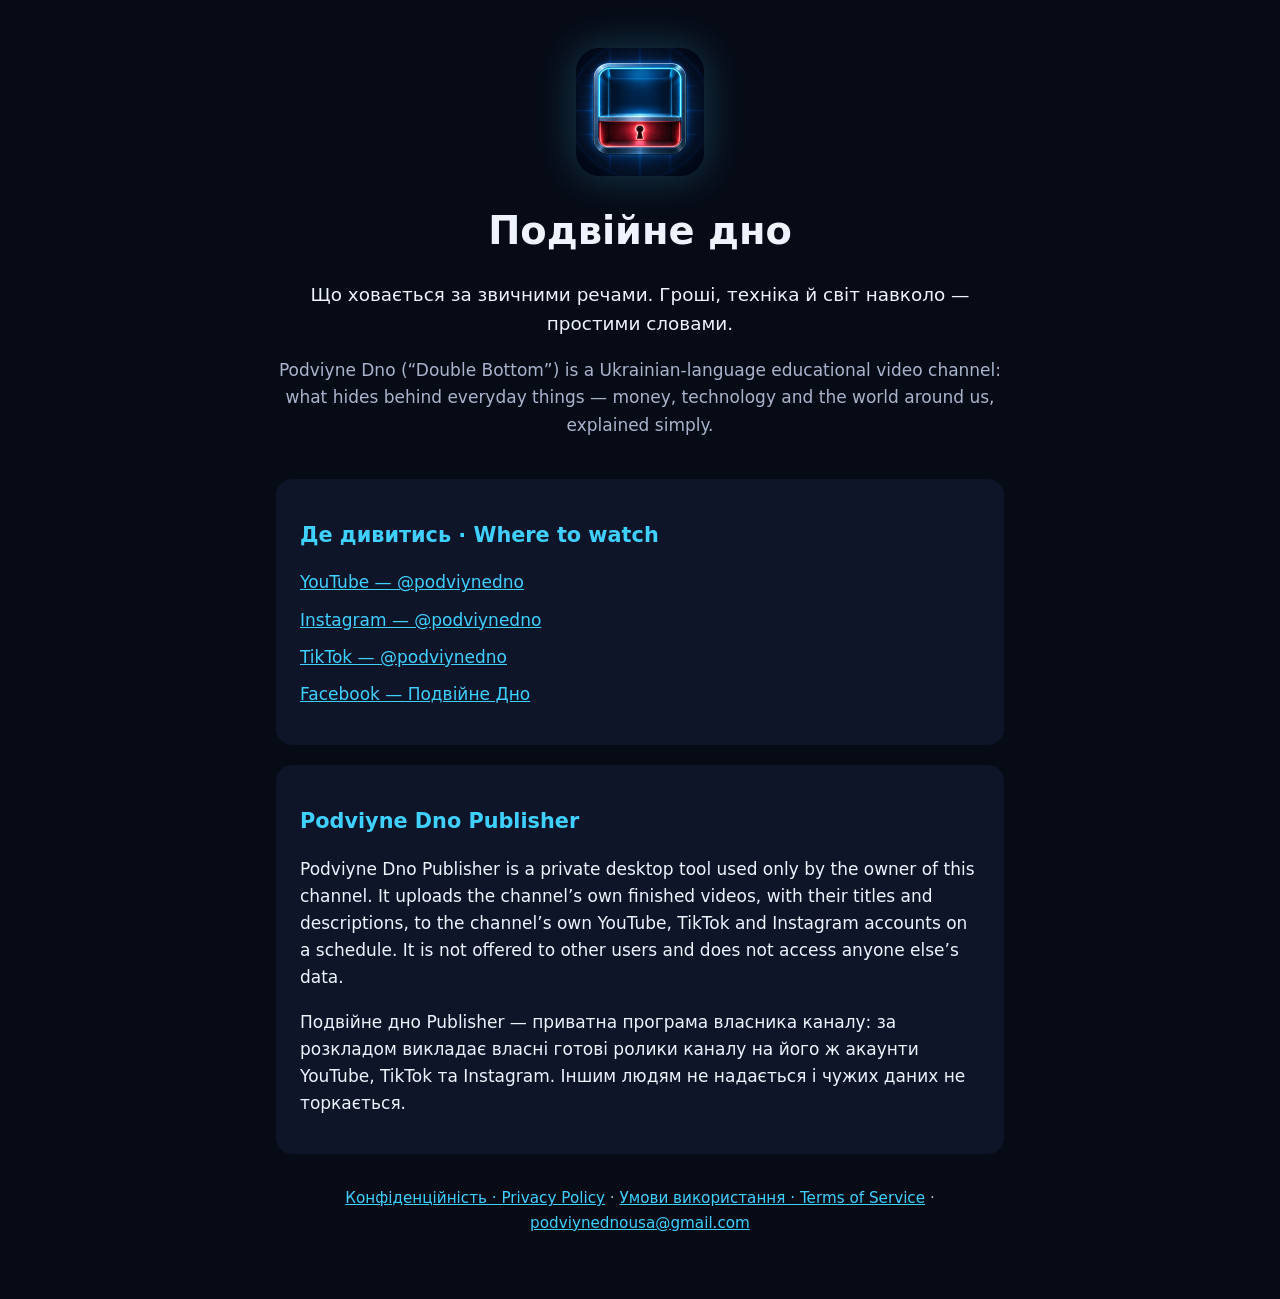
<file: index.html>
<!doctype html>
<html lang="uk">
<head>
<meta charset="utf-8">
<meta name="viewport" content="width=device-width, initial-scale=1">
<title>Подвійне дно — Podviyne Dno</title>
<meta name="description" content="Подвійне дно — що ховається за звичними речами. Гроші, техніка й світ навколо — простими словами.">
<link rel="icon" href="logo.png">
<link rel="stylesheet" href="style.css">
</head>
<body>
<main>
  <header class="hero">
    <img src="logo.png" alt="Подвійне дно" width="128" height="128">
    <h1>Подвійне дно</h1>
    <p class="tag">Що ховається за звичними речами. Гроші, техніка й світ навколо — простими словами.</p>
    <p class="en">Podviyne Dno (“Double Bottom”) is a Ukrainian-language educational video channel: what hides behind
      everyday things — money, technology and the world around us, explained simply.</p>
  </header>

  <section>
    <h2>Де дивитись · Where to watch</h2>
    <ul class="links">
      <li><a href="https://www.youtube.com/@podviynedno">YouTube — @podviynedno</a></li>
      <li><a href="https://www.instagram.com/podviynedno">Instagram — @podviynedno</a></li>
      <li><a href="https://www.tiktok.com/@podviynedno">TikTok — @podviynedno</a></li>
      <li><a href="https://www.facebook.com/podviynedno">Facebook — Подвійне Дно</a></li>
    </ul>
  </section>

  <section>
    <h2>Podviyne Dno Publisher</h2>
    <p>Podviyne Dno Publisher is a private desktop tool used only by the owner of this channel. It uploads the
      channel’s own finished videos, with their titles and descriptions, to the channel’s own YouTube, TikTok and
      Instagram accounts on a schedule. It is not offered to other users and does not access anyone else’s data.</p>
    <p>Подвійне дно Publisher — приватна програма власника каналу: за розкладом викладає власні готові ролики
      каналу на його ж акаунти YouTube, TikTok та Instagram. Іншим людям не надається і чужих даних не торкається.</p>
  </section>

  <footer>
    <a href="privacy.html">Конфіденційність · Privacy Policy</a> ·
    <a href="terms.html">Умови використання · Terms of Service</a> ·
    <a href="mailto:podviynednousa@gmail.com">podviynednousa@gmail.com</a>
  </footer>
</main>
</body>
</html>
</file>
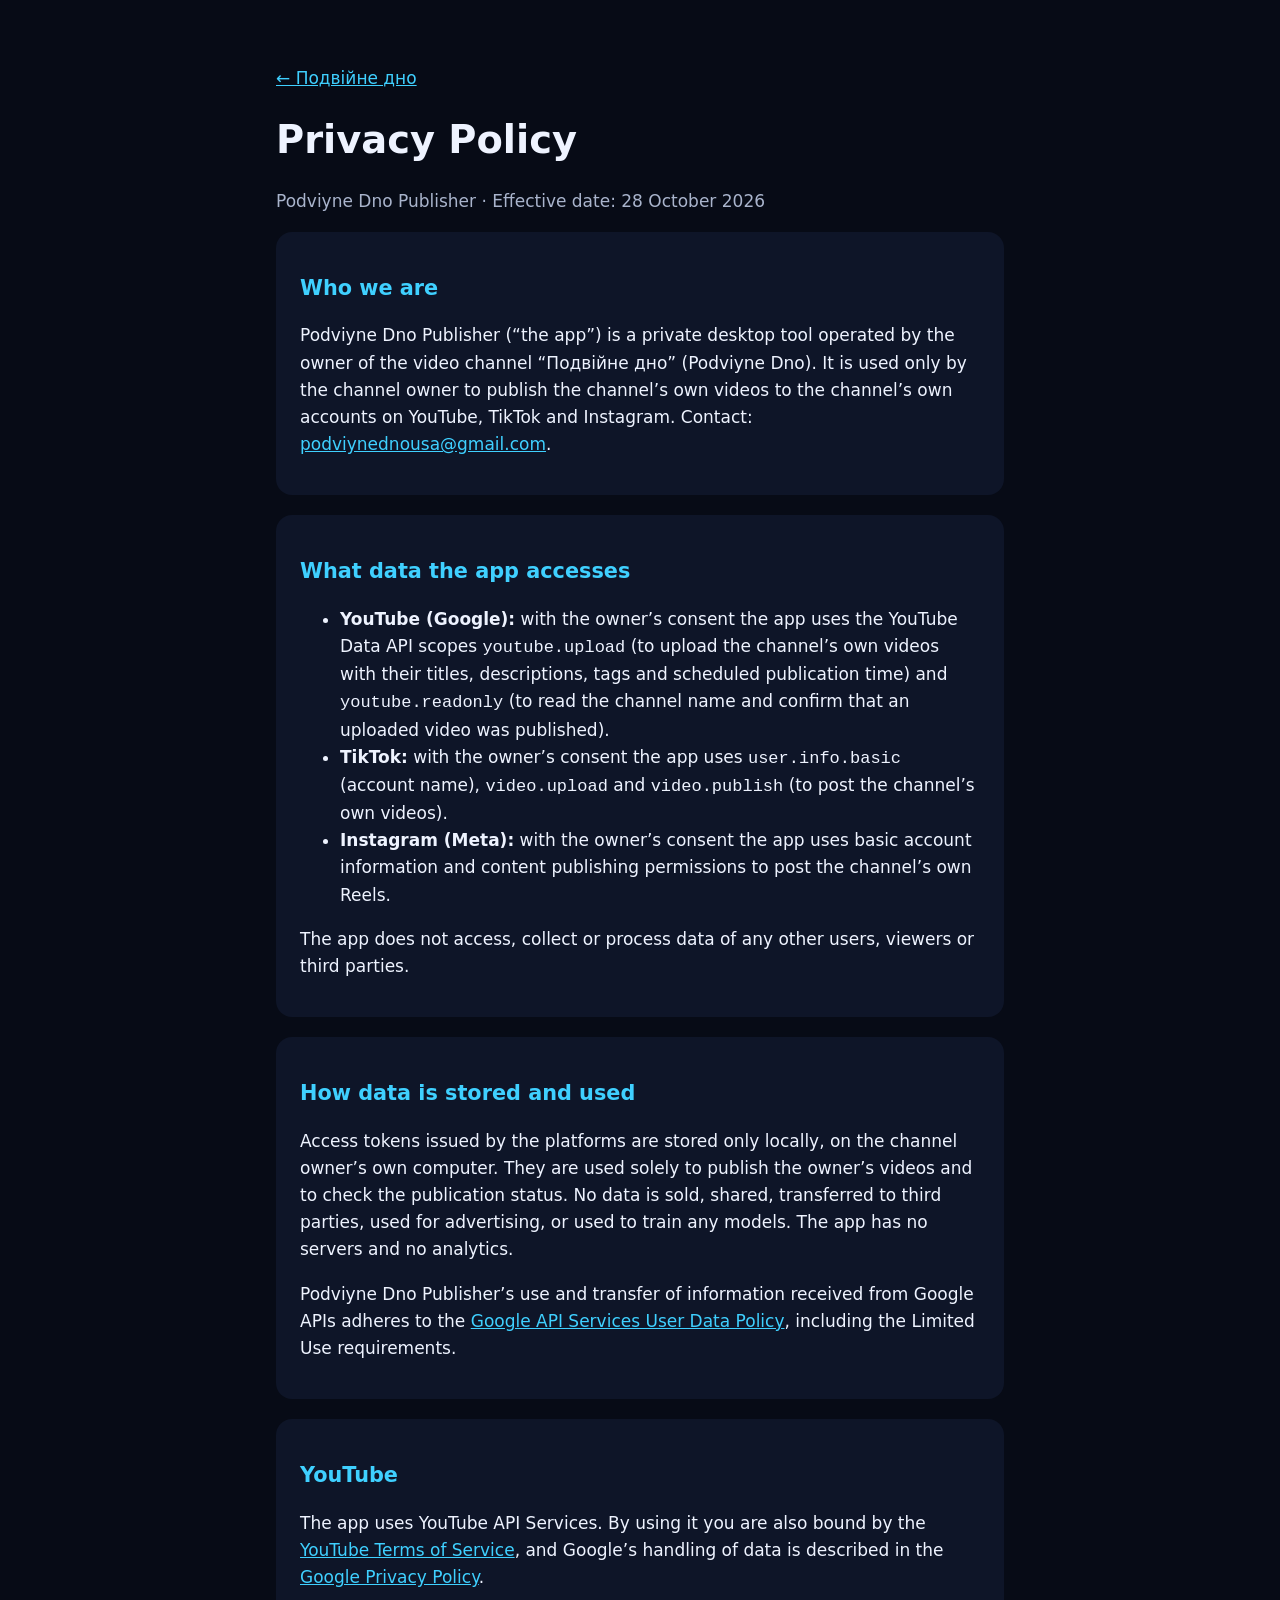
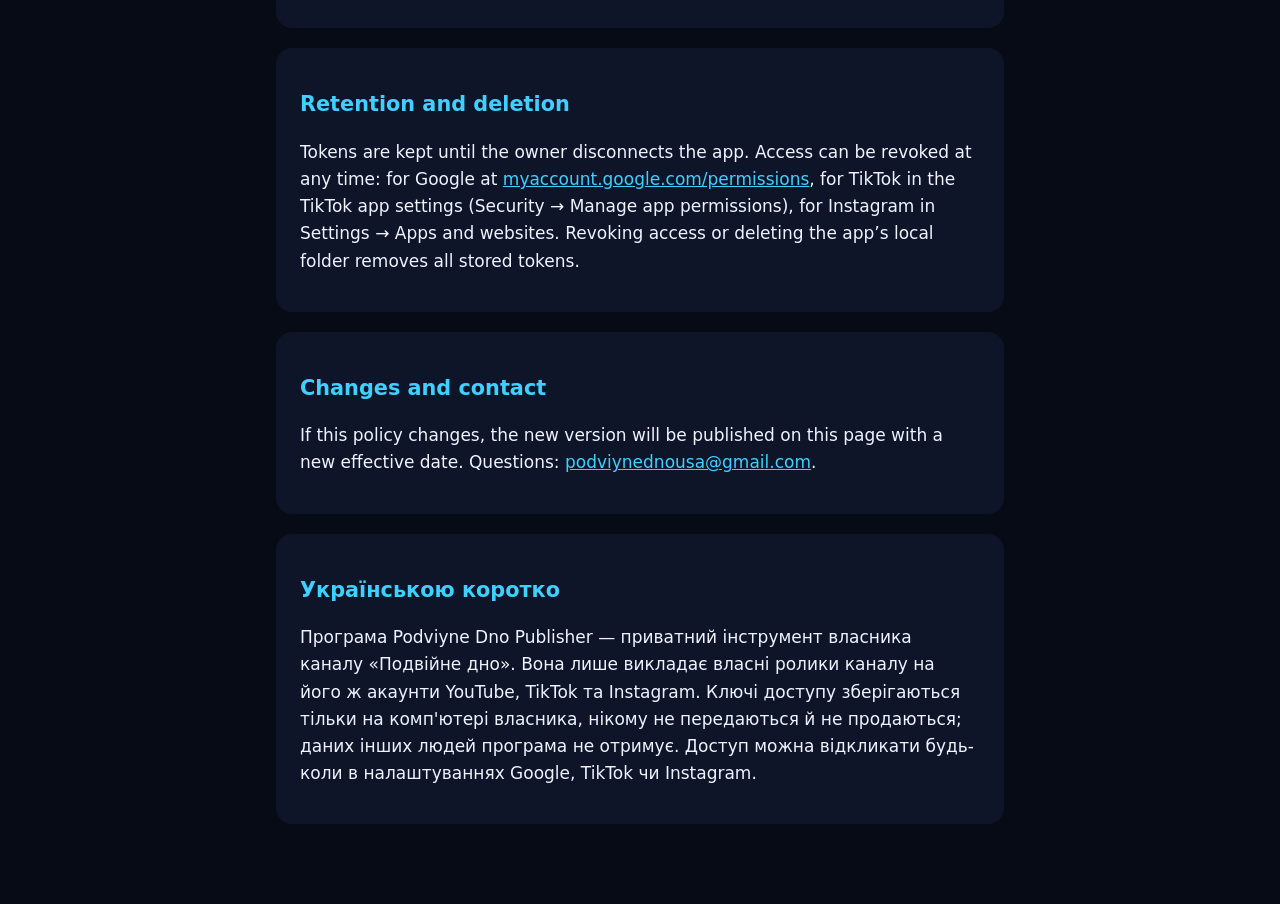
<file: privacy.html>
<!doctype html>
<html lang="en">
<head>
<meta charset="utf-8">
<meta name="viewport" content="width=device-width, initial-scale=1">
<title>Privacy Policy — Podviyne Dno Publisher</title>
<link rel="icon" href="logo.png">
<link rel="stylesheet" href="style.css">
</head>
<body>
<main>
  <p><a href="index.html">← Подвійне дно</a></p>
  <h1>Privacy Policy</h1>
  <p class="muted">Podviyne Dno Publisher · Effective date: 28 October 2026</p>

  <section>
    <h2>Who we are</h2>
    <p>Podviyne Dno Publisher (“the app”) is a private desktop tool operated by the owner of the video channel
      “Подвійне дно” (Podviyne Dno). It is used only by the channel owner to publish the channel’s own videos to the
      channel’s own accounts on YouTube, TikTok and Instagram. Contact:
      <a href="mailto:podviynednousa@gmail.com">podviynednousa@gmail.com</a>.</p>
  </section>

  <section>
    <h2>What data the app accesses</h2>
    <ul>
      <li><b>YouTube (Google):</b> with the owner’s consent the app uses the YouTube Data API scopes
        <code>youtube.upload</code> (to upload the channel’s own videos with their titles, descriptions, tags and
        scheduled publication time) and <code>youtube.readonly</code> (to read the channel name and confirm that
        an uploaded video was published).</li>
      <li><b>TikTok:</b> with the owner’s consent the app uses <code>user.info.basic</code> (account name),
        <code>video.upload</code> and <code>video.publish</code> (to post the channel’s own videos).</li>
      <li><b>Instagram (Meta):</b> with the owner’s consent the app uses basic account information and content
        publishing permissions to post the channel’s own Reels.</li>
    </ul>
    <p>The app does not access, collect or process data of any other users, viewers or third parties.</p>
  </section>

  <section>
    <h2>How data is stored and used</h2>
    <p>Access tokens issued by the platforms are stored only locally, on the channel owner’s own computer. They
      are used solely to publish the owner’s videos and to check the publication status. No data is sold,
      shared, transferred to third parties, used for advertising, or used to train any models. The app has no
      servers and no analytics.</p>
    <p>Podviyne Dno Publisher’s use and transfer of information received from Google APIs adheres to the
      <a href="https://developers.google.com/terms/api-services-user-data-policy">Google API Services User Data
      Policy</a>, including the Limited Use requirements.</p>
  </section>

  <section>
    <h2>YouTube</h2>
    <p>The app uses YouTube API Services. By using it you are also bound by the
      <a href="https://www.youtube.com/t/terms">YouTube Terms of Service</a>, and Google’s handling of data is
      described in the <a href="https://policies.google.com/privacy">Google Privacy Policy</a>.</p>
  </section>

  <section>
    <h2>Retention and deletion</h2>
    <p>Tokens are kept until the owner disconnects the app. Access can be revoked at any time: for Google at
      <a href="https://myaccount.google.com/permissions">myaccount.google.com/permissions</a>, for TikTok in
      the TikTok app settings (Security → Manage app permissions), for Instagram in Settings → Apps and websites.
      Revoking access or deleting the app’s local folder removes all stored tokens.</p>
  </section>

  <section>
    <h2>Changes and contact</h2>
    <p>If this policy changes, the new version will be published on this page with a new effective date.
      Questions: <a href="mailto:podviynednousa@gmail.com">podviynednousa@gmail.com</a>.</p>
  </section>

  <section>
    <h2>Українською коротко</h2>
    <p>Програма Podviyne Dno Publisher — приватний інструмент власника каналу «Подвійне дно». Вона лише викладає
      власні ролики каналу на його ж акаунти YouTube, TikTok та Instagram. Ключі доступу зберігаються тільки на
      комп'ютері власника, нікому не передаються й не продаються; даних інших людей програма не отримує.
      Доступ можна відкликати будь-коли в налаштуваннях Google, TikTok чи Instagram.</p>
  </section>
</main>
</body>
</html>
</file>
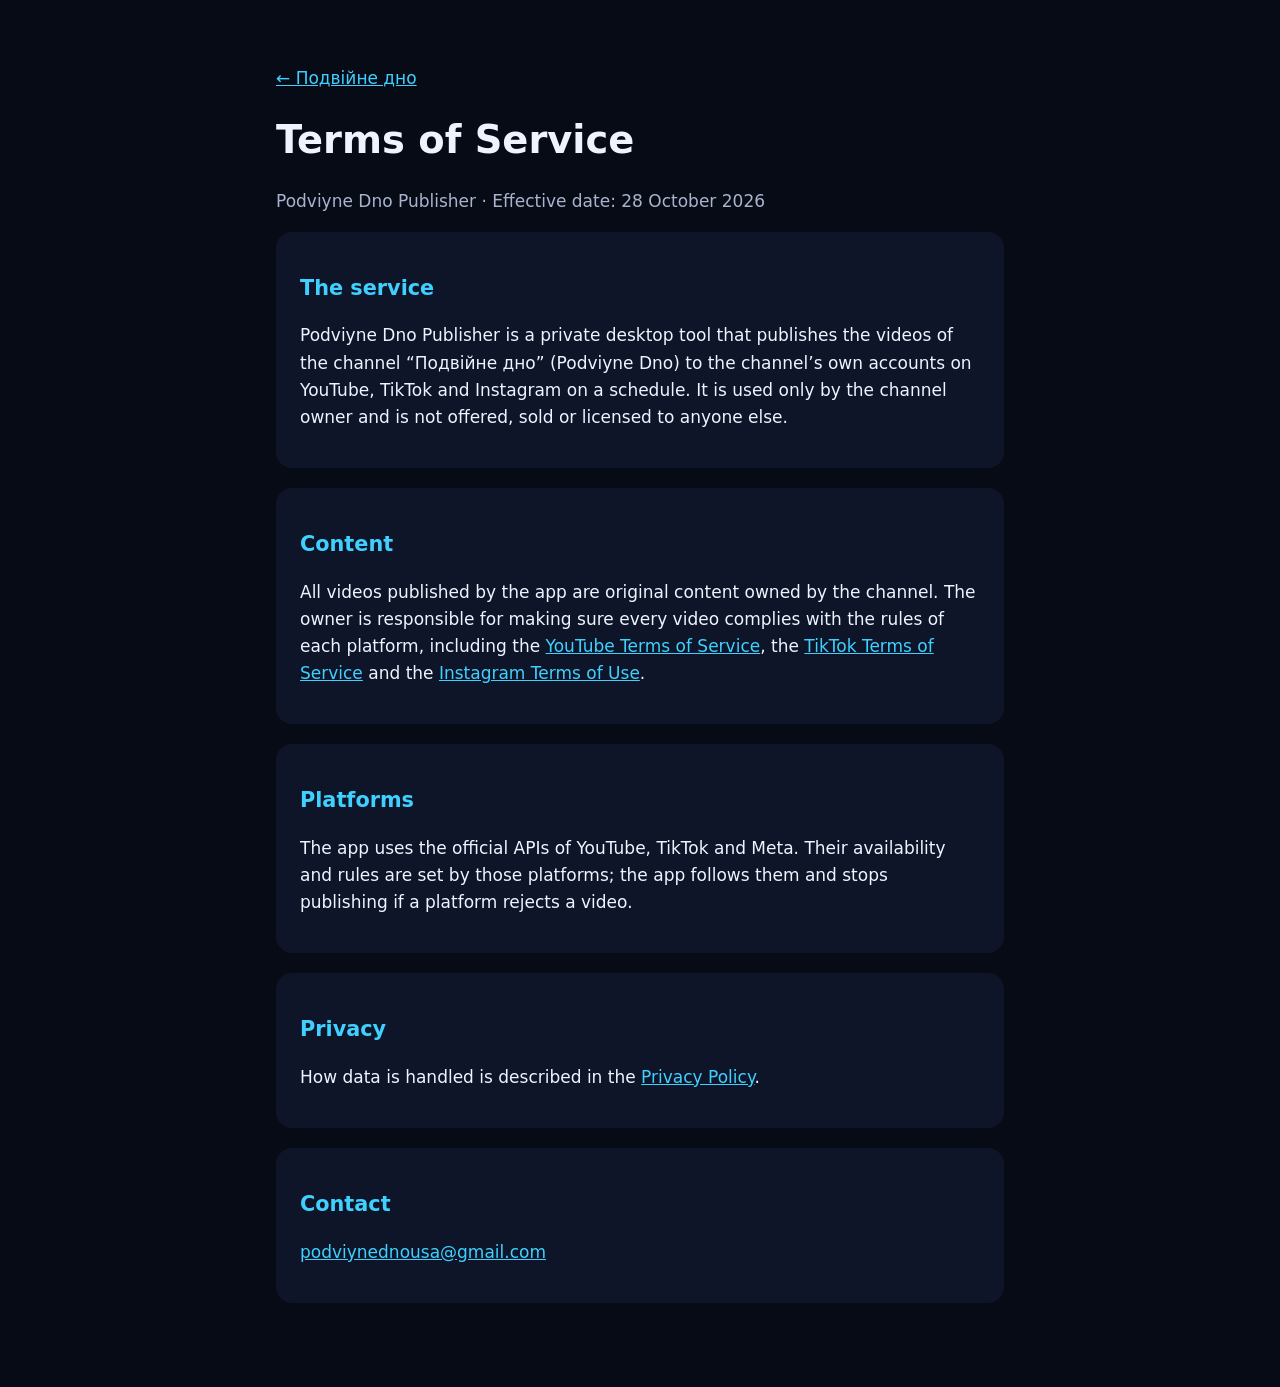
<file: terms.html>
<!doctype html>
<html lang="en">
<head>
<meta charset="utf-8">
<meta name="viewport" content="width=device-width, initial-scale=1">
<title>Terms of Service — Podviyne Dno Publisher</title>
<link rel="icon" href="logo.png">
<link rel="stylesheet" href="style.css">
</head>
<body>
<main>
  <p><a href="index.html">← Подвійне дно</a></p>
  <h1>Terms of Service</h1>
  <p class="muted">Podviyne Dno Publisher · Effective date: 28 October 2026</p>

  <section>
    <h2>The service</h2>
    <p>Podviyne Dno Publisher is a private desktop tool that publishes the videos of the channel “Подвійне дно”
      (Podviyne Dno) to the channel’s own accounts on YouTube, TikTok and Instagram on a schedule. It is used
      only by the channel owner and is not offered, sold or licensed to anyone else.</p>
  </section>

  <section>
    <h2>Content</h2>
    <p>All videos published by the app are original content owned by the channel. The owner is responsible for
      making sure every video complies with the rules of each platform, including the
      <a href="https://www.youtube.com/t/terms">YouTube Terms of Service</a>, the
      <a href="https://www.tiktok.com/legal/terms-of-service">TikTok Terms of Service</a> and the
      <a href="https://help.instagram.com/581066165581870">Instagram Terms of Use</a>.</p>
  </section>

  <section>
    <h2>Platforms</h2>
    <p>The app uses the official APIs of YouTube, TikTok and Meta. Their availability and rules are set by those
      platforms; the app follows them and stops publishing if a platform rejects a video.</p>
  </section>

  <section>
    <h2>Privacy</h2>
    <p>How data is handled is described in the <a href="privacy.html">Privacy Policy</a>.</p>
  </section>

  <section>
    <h2>Contact</h2>
    <p><a href="mailto:podviynednousa@gmail.com">podviynednousa@gmail.com</a></p>
  </section>
</main>
</body>
</html>
</file>
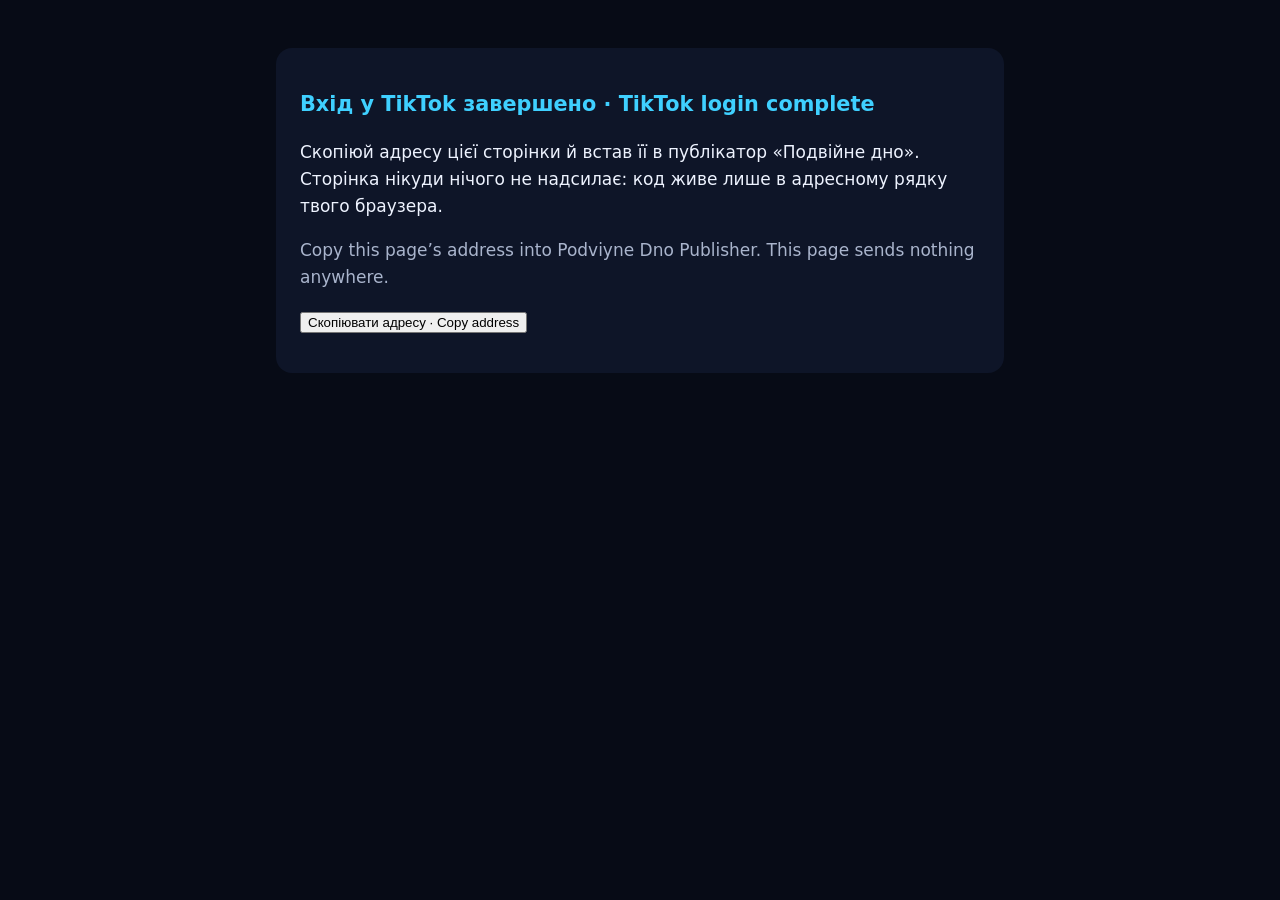
<file: tiktok-callback.html>
<!doctype html>
<html lang="uk">
<head>
<meta charset="utf-8">
<meta name="viewport" content="width=device-width, initial-scale=1">
<meta name="robots" content="noindex">
<meta name="referrer" content="no-referrer">
<title>TikTok — вхід завершено</title>
<link rel="icon" href="logo.png">
<link rel="stylesheet" href="style.css">
</head>
<body>
<main>
  <section>
    <h2>Вхід у TikTok завершено · TikTok login complete</h2>
    <p>Скопіюй адресу цієї сторінки й встав її в публікатор «Подвійне дно». Сторінка нікуди нічого не надсилає:
      код живе лише в адресному рядку твого браузера.</p>
    <p class="muted">Copy this page’s address into Podviyne Dno Publisher. This page sends nothing anywhere.</p>
    <p><button id="copy" type="button">Скопіювати адресу · Copy address</button> <span id="ok" class="muted"></span></p>
  </section>
</main>
<script>
  document.getElementById("copy").onclick = async () => {
    try { await navigator.clipboard.writeText(location.href); document.getElementById("ok").textContent = "✓ скопійовано"; }
    catch (e) { document.getElementById("ok").textContent = "скопіюй з адресного рядка"; }
  };
</script>
</body>
</html>
</file>
<file: style.css>
:root { --bg: #070b16; --card: #0e1528; --text: #eef3ff; --muted: #a9b4cc; --blue: #3fd0ff; --red: #ff4d6a; }
* { box-sizing: border-box; }
body { margin: 0; background: var(--bg); color: var(--text); font: 17px/1.6 system-ui, -apple-system, "Segoe UI", Roboto, sans-serif; }
main { max-width: 760px; margin: 0 auto; padding: 48px 16px 64px; }
.hero { text-align: center; margin-bottom: 40px; }
.hero img { border-radius: 24px; box-shadow: 0 0 40px rgba(63, 208, 255, .25); }
h1 { font-size: 2.4rem; margin: 16px 0 8px; }
h2 { font-size: 1.3rem; color: var(--blue); margin-top: 36px; }
h3 { font-size: 1.05rem; margin-top: 24px; }
.tag { font-size: 1.15rem; }
.en, .muted { color: var(--muted); }
section { background: var(--card); border-radius: 16px; padding: 4px 24px 20px; margin-bottom: 20px; }
.links { list-style: none; padding: 0; }
.links li { margin: 10px 0; }
a { color: var(--blue); }
a:hover { color: var(--red); }
footer { text-align: center; color: var(--muted); font-size: .95rem; margin-top: 32px; }
</file>
